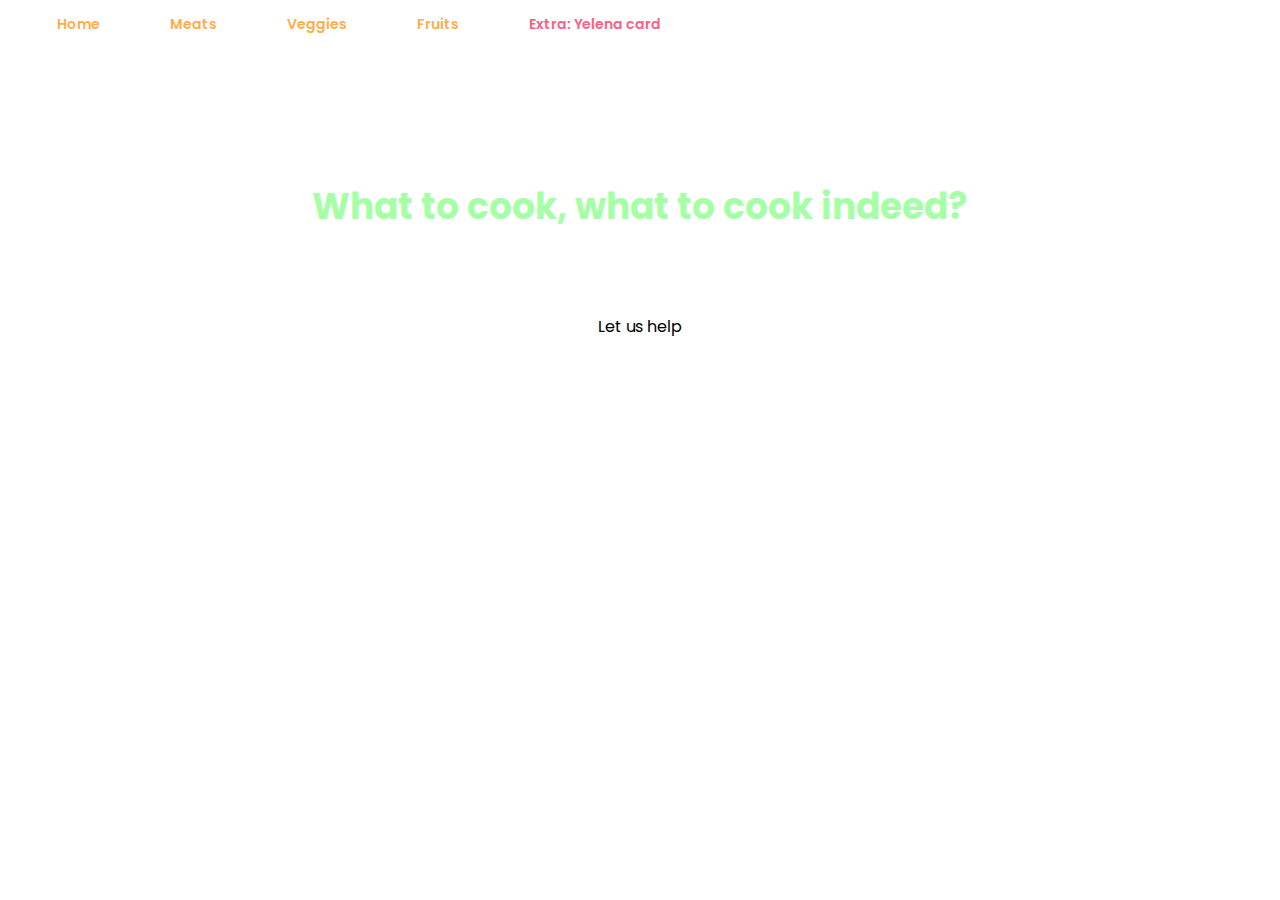
<file: index.html>
<!DOCTYPE html>
<html lang="en">
<head>
    <meta charset="UTF-8">
    <meta http-equiv="X-UA-Compatible" content="IE=edge">
    <meta name="viewport" content="width=device-width, initial-scale=1.0">
    <title>What to cook</title>
    <link rel="stylesheet" href="style/index-style.css">
    <link rel="preconnect" href="https://fonts.googleapis.com">
    <link rel="preconnect" href="https://fonts.gstatic.com" crossorigin>
    <link href="https://fonts.googleapis.com/css2?family=Poppins:ital,wght@0,100;0,200;0,300;0,400;0,500;0,600;0,700;0,800;0,900;1,100;1,200;1,300;1,400;1,500;1,600;1,700;1,800;1,900&family=Quicksand:wght@300;500;700&display=swap" rel="stylesheet">
    <link rel="shortcut icon" href="./images/icon.png" type="img">
</head>
<body>
    <header>
        <nav>
            <ul class="main-nav">
                <li class="main-nav__item"> <a href="./index.html">Home</a></li>
                <li class="main-nav__item"> <a href="./meats.html">Meats</a></li>
                <li class="main-nav__item"> <a href="./veggies.html">Veggies</a></li>
                <li class="main-nav__item"> <a href="./fruits.html">Fruits</a></li>
                <li class="main-nav__item" id="nav-yelena"> <a href="./yelena-card.html">Extra: Yelena card</a></li>
                
            </ul>
        </nav>
    </header>
    <main>
        <section class="main-section">
            <h1>What to cook, what to cook indeed?</h1>
            <p>Let us help </p>
        </section>
    </main>
</body>
</html>
</file>
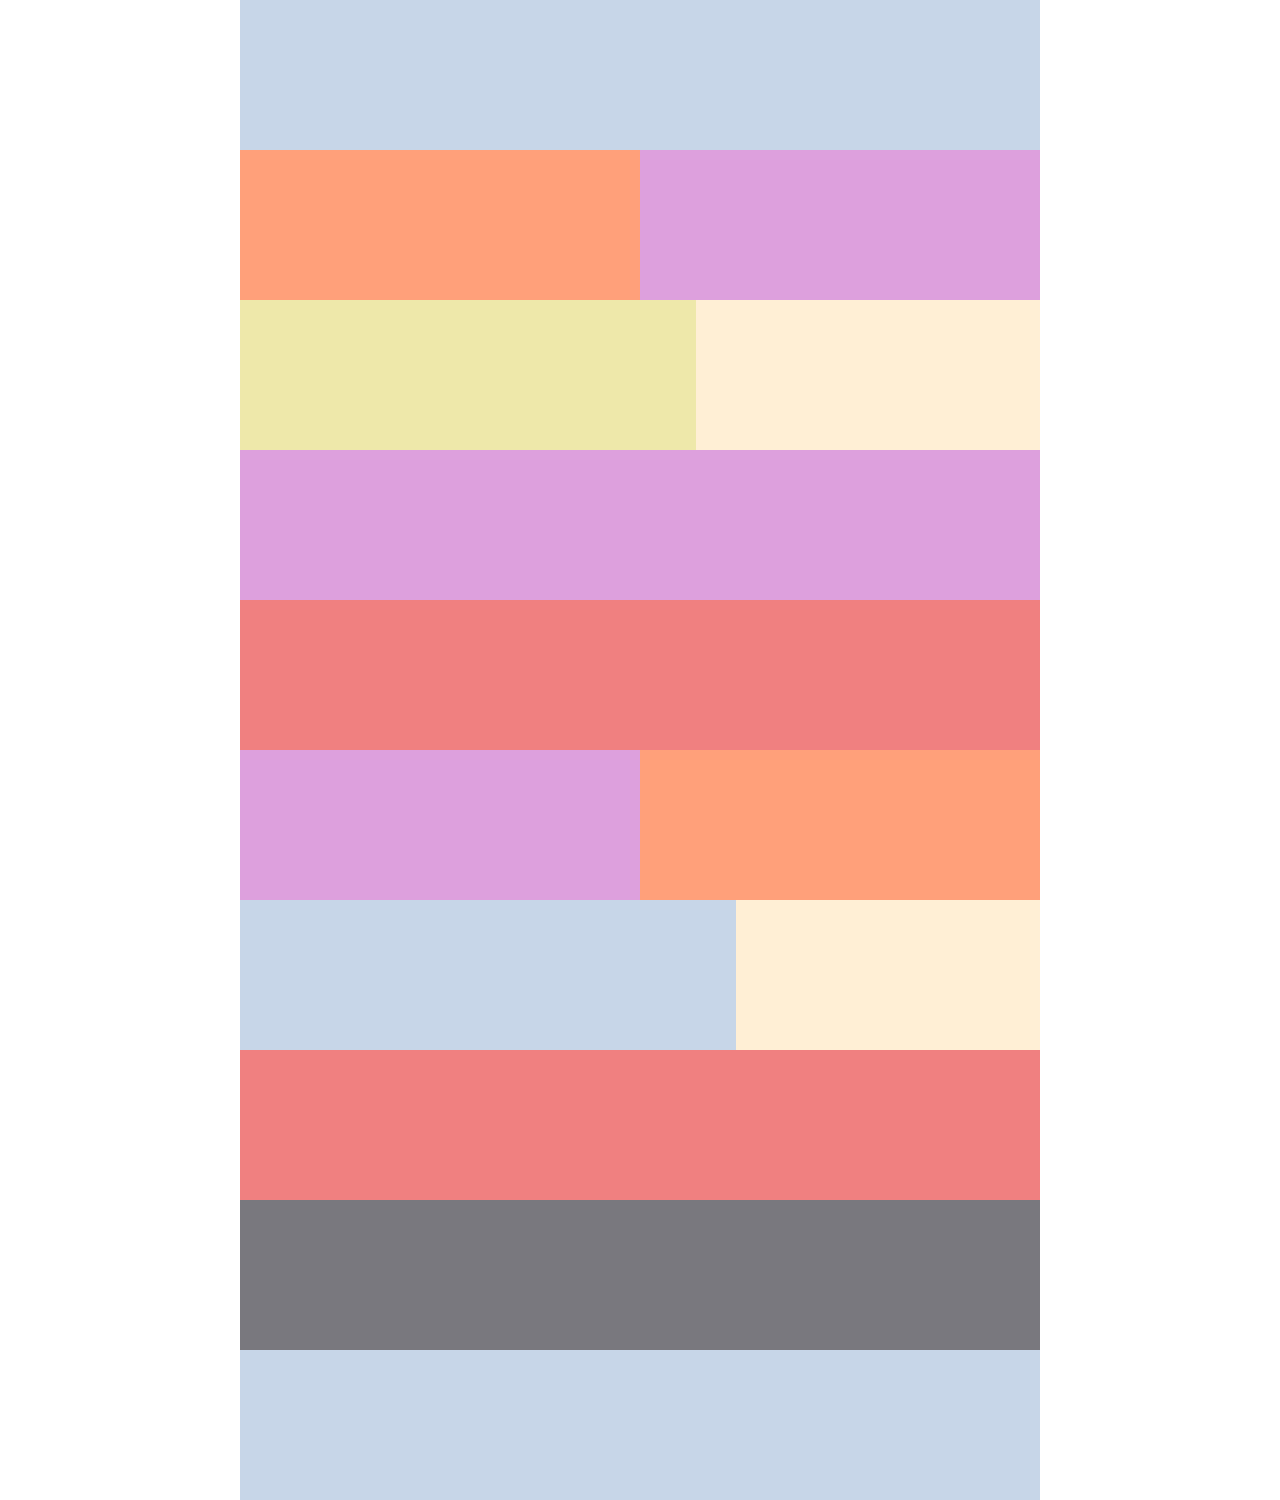
<file: codigo-base/index.html>
<!DOCTYPE html>
<html lang="en">
<head>
    <meta charset="UTF-8">
    <meta http-equiv="X-UA-Compatible" content="IE=edge">
    <meta name="viewport" content="width=device-width, initial-scale=1.0">
    <title>Document</title>
    <link rel="stylesheet" href="style/style.css">
    <link rel="stylesheet" href="./style/tablet-vertical.css" media="screen and (min-width:600px)">
    <link rel="preconnect" href="https://fonts.googleapis.com">
    <link rel="preconnect" href="https://fonts.gstatic.com" crossorigin>
    <link href="https://fonts.googleapis.com/css2?family=Poppins:ital,wght@0,100;0,200;0,300;0,400;0,500;0,600;0,700;0,800;0,900;1,100;1,200;1,300;1,400;1,500;1,600;1,700;1,800;1,900&family=Quicksand:wght@300;500;700&display=swap" rel="stylesheet">
</head>
<body>
    <main class="container">
        <div class="c1"></div>
        <div class="c2"></div>
        <div class="c3"></div>
        <div class="c4"></div>
        <div class="c5"></div>
        <div class="c3"></div>
        <div class="c7"></div>
        <div class="c3"></div>
        <div class="c2"></div>
        <div class="c1"></div>
        <div class="c5"></div>
        <div class="c7"></div>
        <div class="c6"></div>
        <div class="c1"></div>
    </main>
</body>
</html>
</file>
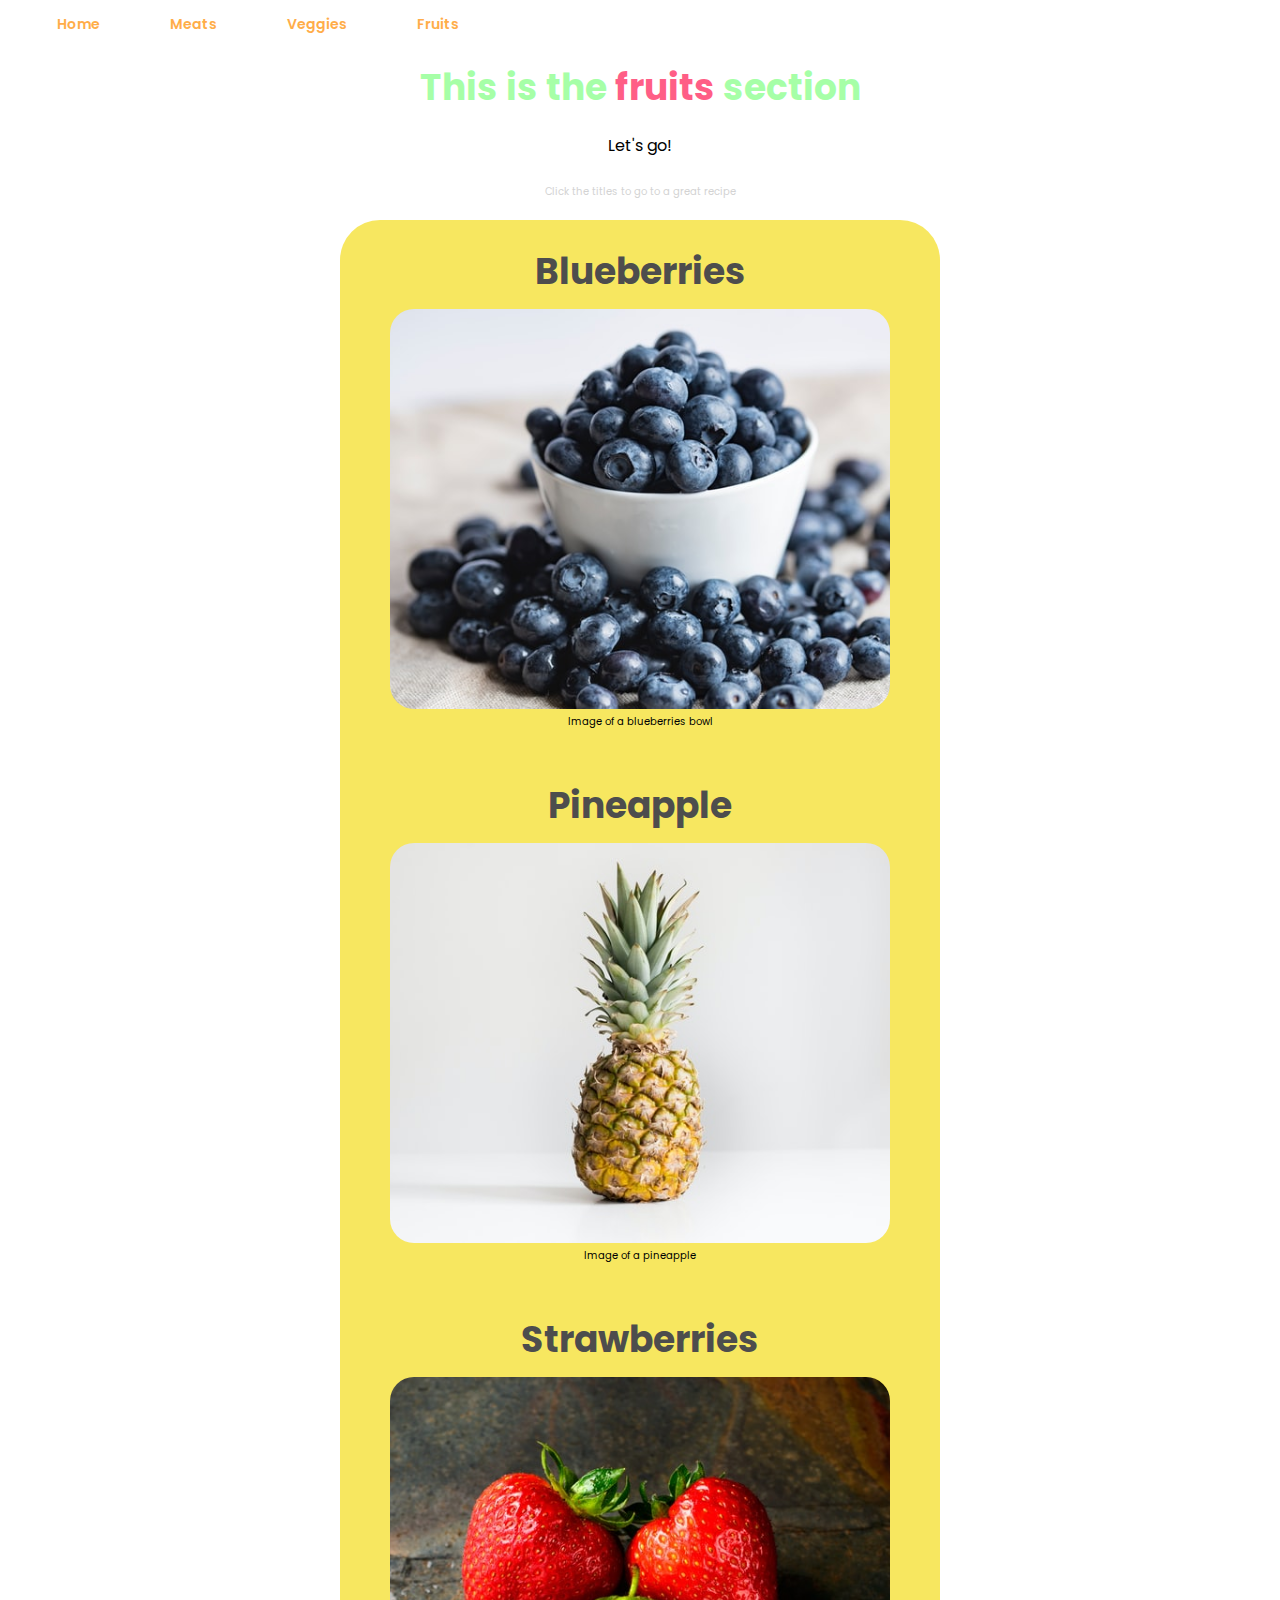
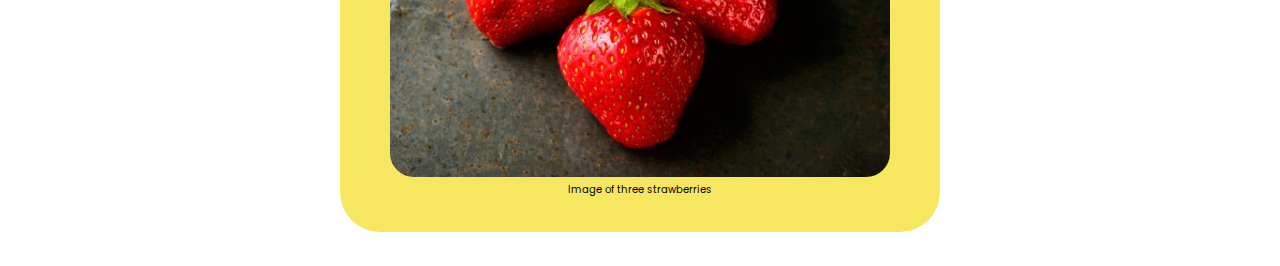
<file: fruits.html>
<!DOCTYPE html>
<html lang="en">
<head>
    <meta charset="UTF-8">
    <meta http-equiv="X-UA-Compatible" content="IE=edge">
    <meta name="viewport" content="width=device-width, initial-scale=1.0">
    <title>Fruits</title>
    <link rel="stylesheet" href="style/meats.css">
    <link rel="preconnect" href="https://fonts.googleapis.com">
    <link rel="preconnect" href="https://fonts.gstatic.com" crossorigin>
    <link href="https://fonts.googleapis.com/css2?family=Poppins:ital,wght@0,100;0,200;0,300;0,400;0,500;0,600;0,700;0,800;0,900;1,100;1,200;1,300;1,400;1,500;1,600;1,700;1,800;1,900&family=Quicksand:wght@300;500;700&display=swap" rel="stylesheet">
    <link rel="shortcut icon" href="./images/icon.png" type="img">
</head>
<body>
    <header>
        <nav>
            <ul class="main-nav">
                <li class="main-nav__item"> <a href="./index.html">Home</a></li>
                <li class="main-nav__item"> <a href="./meats.html">Meats</a></li>
                <li class="main-nav__item"> <a href="./veggies.html">Veggies</a></li>
                <li class="main-nav__item"> <a href="./fruits.html">Fruits</a></li>
                
            </ul>
        </nav>
    </header>
    <main>
        <section class="title-section">
            <div class="title-section__main-item">
                <h1>This is the </h1><h1 id="h1-strong">fruits </h1><h1>section</h1>
            </div>
            <p>Let's go! </p>
            <p class="instruction">Click the titles to go to a great recipe</p>
        </section>
            
        <!-- Empiza la sección de recetas -->

        <section class="recipes-main-container">
            <ul class="recipes">
                <li>
                    <a href="https://tasty.co/recipe/blueberry-croissant-breakfast-bake" class="recipes__title" target="_blank">Blueberries</a>
                    <figure>
                        <img src="./pics/blueberries.jpg" alt="iImage of a blueberries bowl" >
                        <figcaption>Image of a blueberries bowl</figcaption>
                    </figure>
                </li>
                <li>
                    <a href="https://tasty.co/recipe/jerk-chicken-and-pineapple-skewers" class="recipes__title" target="_blank">Pineapple</a>
                    <figure>
                        <img src="./pics/piña.jpg" alt="Image of a pineapple">
                        <figcaption>Image of a pineapple</figcaption>
                    </figure>
                </li>
                <li>
                    <a href="https://tasty.co/recipe/strawberry-cheesecake-french-toast" class="recipes__title" target="_blank">Strawberries</a>
                    <figure>
                        <img src="./pics/fresa.jpg" alt="Image of three strawberries">
                        <figcaption>Image of three strawberries</figcaption>
                    </figure>
                </li>
            </ul>
        </section>
    </main>
</body>
</html>
</file>
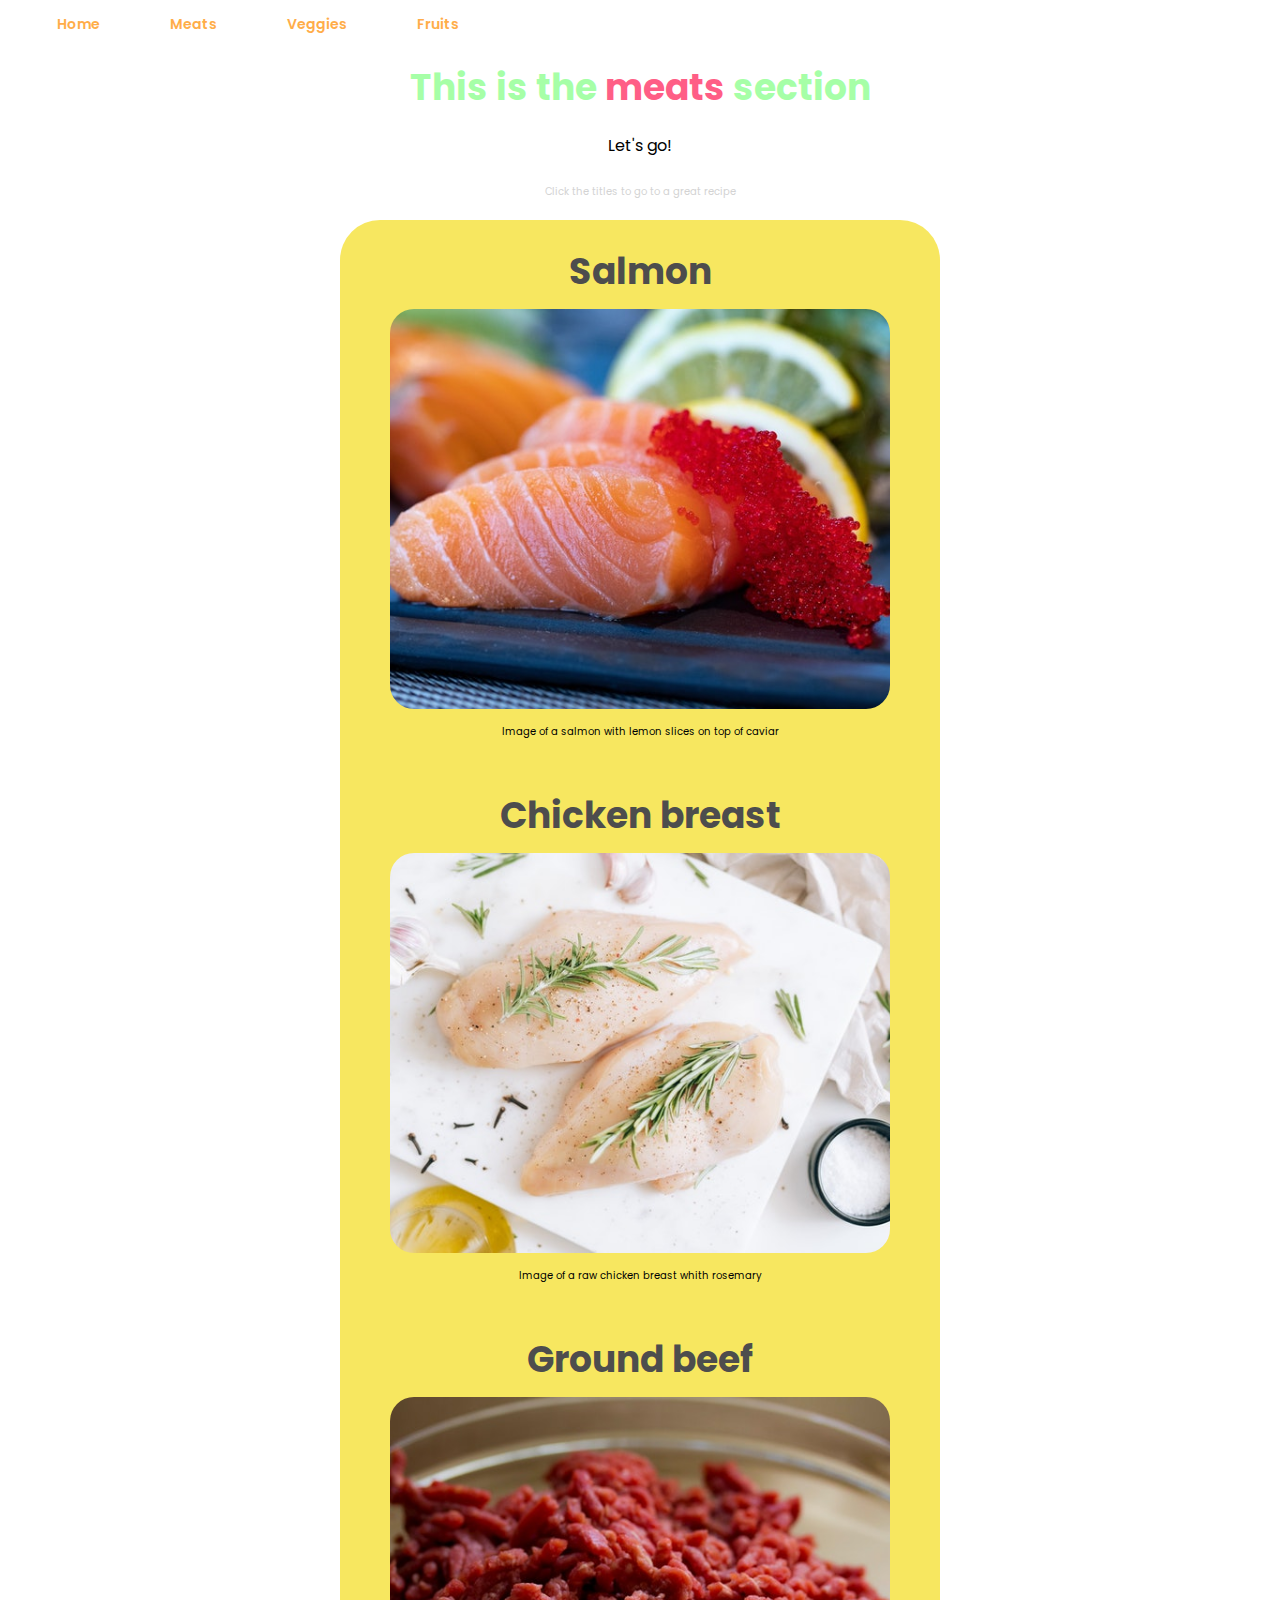
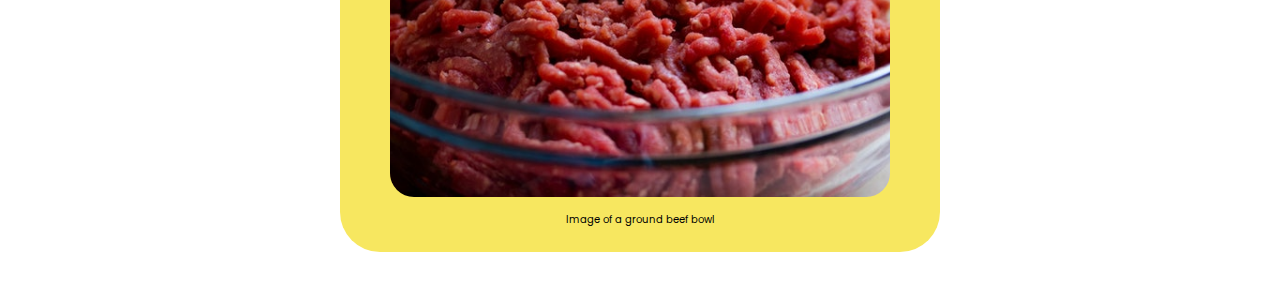
<file: meats.html>
<!DOCTYPE html>
<html lang="en">
<head>
    <meta charset="UTF-8">
    <meta http-equiv="X-UA-Compatible" content="IE=edge">
    <meta name="viewport" content="width=device-width, initial-scale=1.0">
    <title>Meats</title>
    <link rel="stylesheet" href="style/meats.css">
    <link rel="preconnect" href="https://fonts.googleapis.com">
    <link rel="preconnect" href="https://fonts.gstatic.com" crossorigin>
    <link href="https://fonts.googleapis.com/css2?family=Poppins:ital,wght@0,100;0,200;0,300;0,400;0,500;0,600;0,700;0,800;0,900;1,100;1,200;1,300;1,400;1,500;1,600;1,700;1,800;1,900&family=Quicksand:wght@300;500;700&display=swap" rel="stylesheet">
    <link rel="shortcut icon" href="./images/icon.png" type="img">
</head>
<body>
    <header>
        <nav>
            <ul class="main-nav">
                <li class="main-nav__item"> <a href="./index.html">Home</a></li>
                <li class="main-nav__item"> <a href="./meats.html">Meats</a></li>
                <li class="main-nav__item"> <a href="./veggies.html">Veggies</a></li>
                <li class="main-nav__item"> <a href="./fruits.html">Fruits</a></li>
                
            </ul>
        </nav>
    </header>
    <main>
        <section class="title-section">
            <div class="title-section__main-item">
                <h1>This is the </h1><h1 id="h1-strong">meats </h1><h1>section</h1>
            </div>
            <p>Let's go! </p>
            <p class="instruction">Click the titles to go to a great recipe</p>
        </section>
            
        <!-- Empiza la sección de recetas -->

        <section class="recipes-main-container">
            <ul class="recipes">
                <li>
                    <a href="https://tasty.co/recipe/puff-pastry-salmon-salmon-wellington" class="recipes__title" target="_blank"> Salmon</a> 
                    <figure>
                        <img src="./pics/salmon.jpg" alt="Image of a salmon with lemon slices on top of caviar">
                    </figure>
                    <figcaption>Image of a salmon with lemon slices on top of caviar</figcaption>
                </li>
                <li>
                    <a href="https://tasty.co/recipe/hasselback-chicken" class="recipes__title" target="_blank"> Chicken breast</a>
                    <figure>
                        <img src="./pics/pollo.jpg" alt="mage of a raw chicken breast whith rosemary">
                    </figure>
                    <figcaption>Image of a raw chicken breast whith rosemary</figcaption>
                </li>
                <li>
                    <a href="https://tasty.co/recipe/classic-lasagna" class="recipes__title" target="_blank"> Ground beef</a>
                    <figure>
                        <img src="./pics/res.jpg" alt="Image of a ground beef bowl">
                    </figure>
                    <figcaption>Image of a ground beef bowl</figcaption>
                </li>
            </ul>
        </section>
    </main>
</body>
</html>
</file>
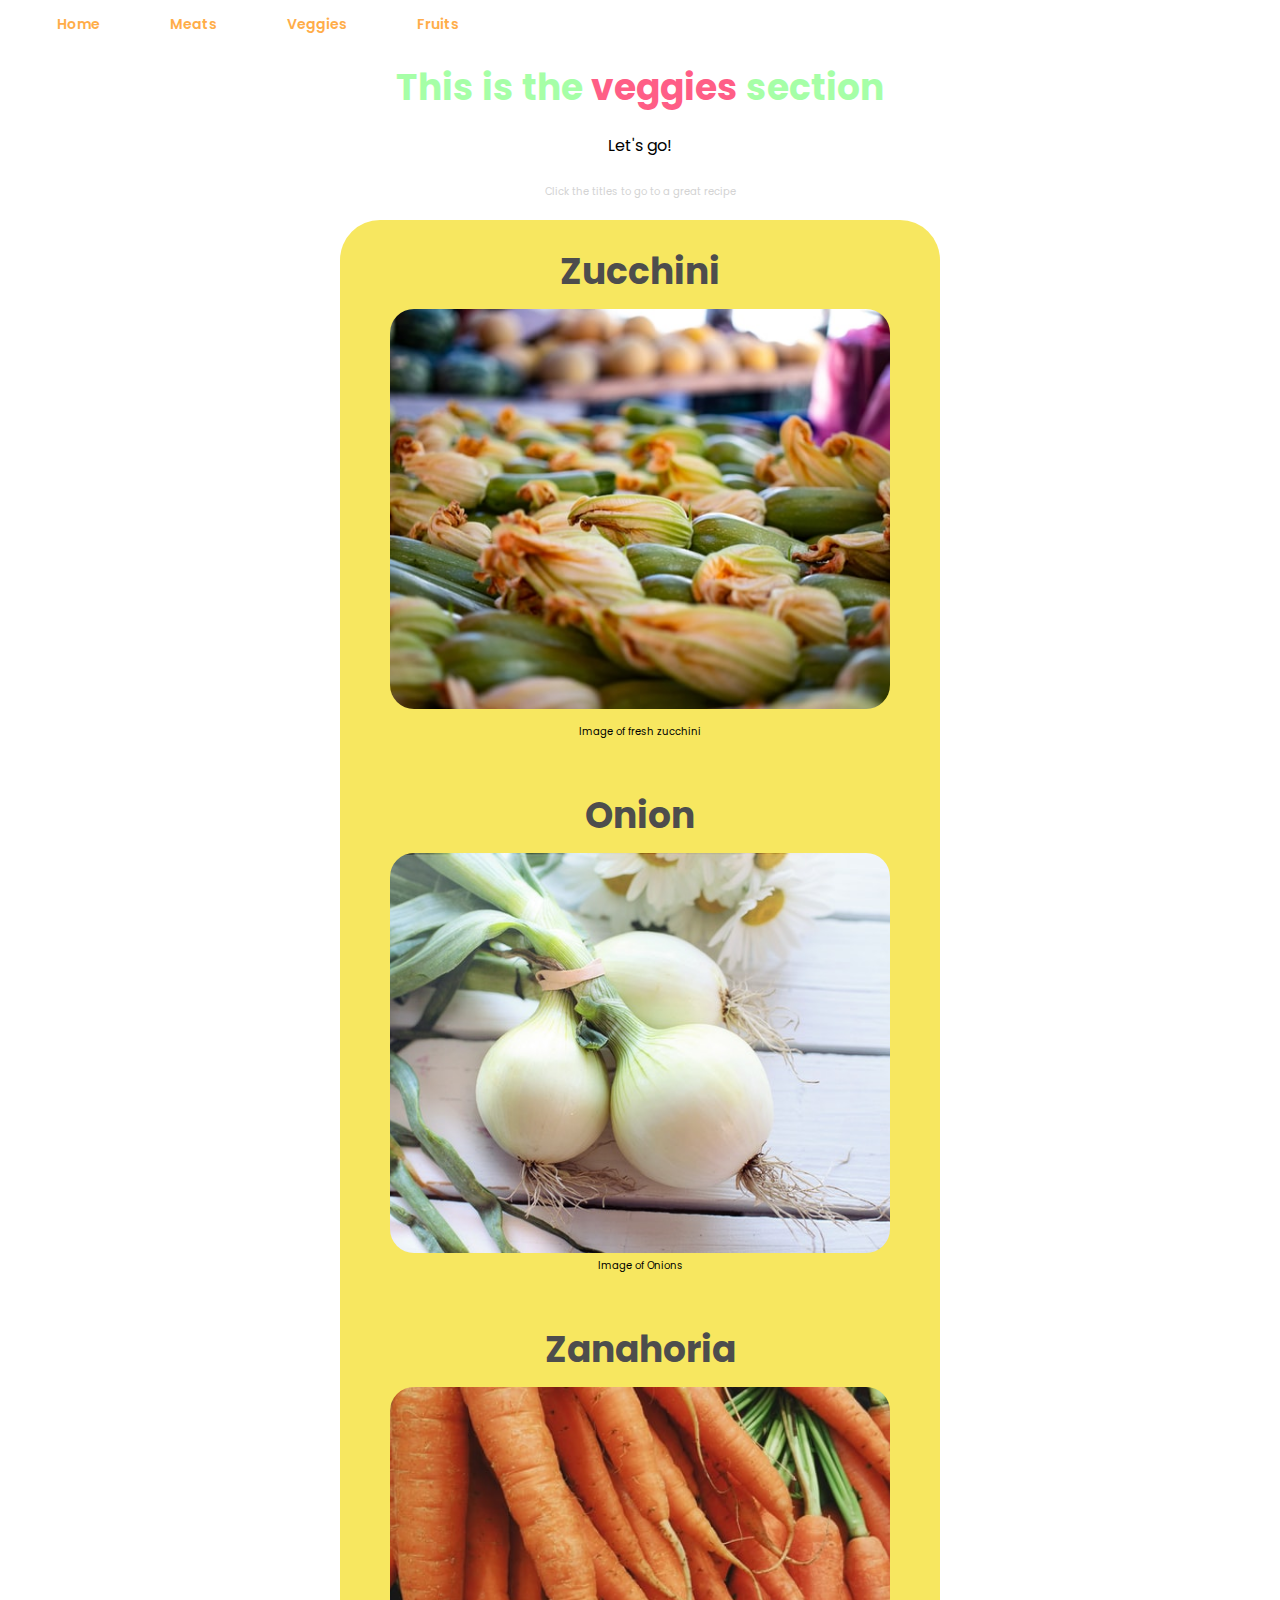
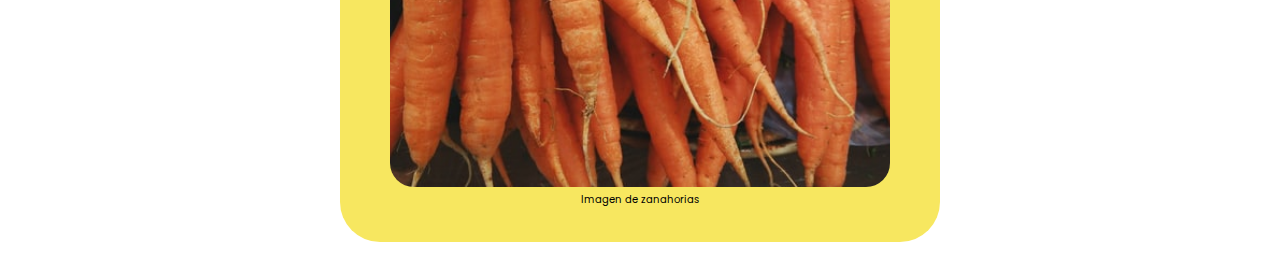
<file: veggies.html>
<!DOCTYPE html>
<html lang="en">
<head>
    <meta charset="UTF-8">
    <meta http-equiv="X-UA-Compatible" content="IE=edge">
    <meta name="viewport" content="width=device-width, initial-scale=1.0">
    <title>Veggies</title>
    <link rel="stylesheet" href="style/meats.css">
    <link rel="preconnect" href="https://fonts.googleapis.com">
    <link rel="preconnect" href="https://fonts.gstatic.com" crossorigin>
    <link href="https://fonts.googleapis.com/css2?family=Poppins:ital,wght@0,100;0,200;0,300;0,400;0,500;0,600;0,700;0,800;0,900;1,100;1,200;1,300;1,400;1,500;1,600;1,700;1,800;1,900&family=Quicksand:wght@300;500;700&display=swap" rel="stylesheet">
    <link rel="shortcut icon" href="./images/icon.png" type="img">
</head>
<body>
    <header>
        <nav>
            <ul class="main-nav">
                <li class="main-nav__item"> <a href="./index.html">Home</a></li>
                <li class="main-nav__item"> <a href="./meats.html">Meats</a></li>
                <li class="main-nav__item"> <a href="./veggies.html">Veggies</a></li>
                <li class="main-nav__item"> <a href="./fruits.html">Fruits</a></li>
                
            </ul>
        </nav>
    </header>
    <main>
        <section class="title-section">
            <div class="title-section__main-item">
                <h1>This is the </h1><h1 id="h1-strong">veggies </h1><h1>section</h1>
            </div>
            <p>Let's go! </p>
            <p class="instruction">Click the titles to go to a great recipe</p>
        </section>
            
        <!-- Empiza la sección de recetas -->

        <section class="recipes-main-container">
            <ul class="recipes">
                <li>
                    <a href="https://tasty.co/recipe/zucchini-ravioli" class="recipes__title" target="_blank">Zucchini</a>
                    <figure>
                        <img src="./pics/calabaza.jpg" alt="Image of fresh zucchini">
                    </figure>
                    <figcaption>Image of fresh zucchini</figcaption>
                </li>
                <li>
                    <a href="https://tasty.co/recipe/mozzarella-stick-onion-rings" class="recipes__title" target="_blank">Onion</a>
                    <figure>
                        <img src="./pics/cebolla.jpg" alt="">
                        <figcaption>Image of Onions</figcaption>
                    </figure>
                </li>
                <li>
                    <a href="https://tasty.co/recipe/carrot-cake" class="recipes__title" target="_blank">Zanahoria</a>
                    <figure>
                        <img src="./pics/zanahoria.jpg" alt="Imagen de zanahorias">
                        <figcaption>Imagen de zanahorias</figcaption>
                    </figure>
            </ul>
        </section>
    </main>
</body>
</html>
</file>
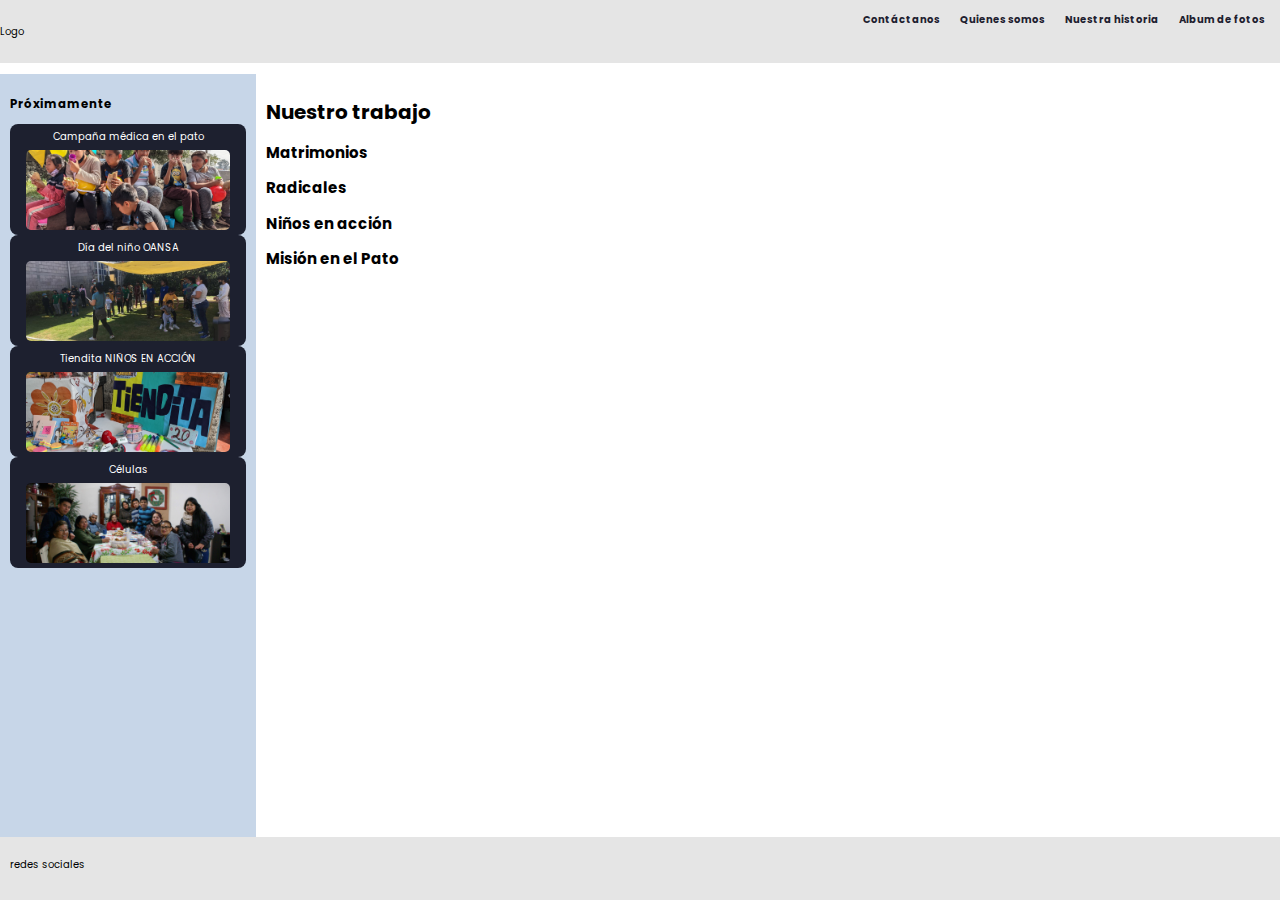
<file: proyecto2/home.html>
<!DOCTYPE html>
<html lang="en">
<head>
    <meta charset="UTF-8">
    <meta http-equiv="X-UA-Compatible" content="IE=edge">
    <meta name="viewport" content="width=device-width, initial-scale=1.0">
    <!-- Fuentes -->
    <link rel="preconnect" href="https://fonts.googleapis.com">
    <link rel="preconnect" href="https://fonts.gstatic.com" crossorigin>
    <link href="https://fonts.googleapis.com/css2?family=Poppins:ital,wght@0,100;0,200;0,300;0,400;0,500;0,600;0,700;0,800;0,900;1,100;1,200;1,300;1,400;1,500;1,600;1,700;1,800;1,900&family=Quicksand:wght@300;500;700&display=swap" rel="stylesheet">
    <link rel="shortcut icon" href="./images/icon.png" type="img">
    
    <title>Home</title>
    <link rel="stylesheet" href="style/home.css">
</head>
<body>
    <header>
        <nav class="nav-bar">
            <div class="navbar-left">
                Logo
            </div >
            <div class="navbar-rigth">
                <ul>
                    <li class="menu-item"><a href=""></a>Contáctanos</li>
                    <li class="menu-item"><a href=""></a>Quienes somos</li>
                    <li class="menu-item"><a href=""></a>Nuestra historia</li>
                    <li class="menu-item"><a href=""></a>Album de fotos</li>
                </ul>
            </div>
        </nav>
    </header>
    
    <main>
        <aside>
            <h3>Próximamente</h3>
                <section class="anuncios">
                    
                    <div class="anuncios__item">
                        <h4>Campaña médica en el pato</h4>
                        <a href="">
                            <img src="./images/pato.jpg" alt="">
                        </a>
                    </div>
                    <div class="anuncios__item">
                        <h4>Día del niño OANSA</h4>
                        <a href="">
                            <img src="./images/oansa.jpeg" alt="">
                        </a>
                    </div>
                    <div class="anuncios__item">
                        <h4>Tiendita NIÑOS EN ACCIÓN</h4>
                        <a href="">
                            <img src="./images/tiendita.jpg" alt="">
                        </a>
                    </div>
                    <div class="anuncios__item">
                        <h4>Células</h4>
                        <a href="">
                            <img src="./images/celula.jpg" alt="">
                        </a>
                    </div>
                </section>
        </aside>
        <section id="the-main-section">
            <h1>Nuestro trabajo</h1>
            <div class="main-container">
                <section>
                    <h2>Matrimonios</h2>
                </section>
                <section>
                    <h2>Radicales</h2>
                </section>
                <section>
                    <h2>Niños en acción</h2>
                </section>
                <section>
                    <h2>Misión en el Pato</h2>
                </section>
            </div>
        </section>
    </main>

    <footer>
        <p>redes sociales</p>
    </footer>
</body>
</html>
</file>
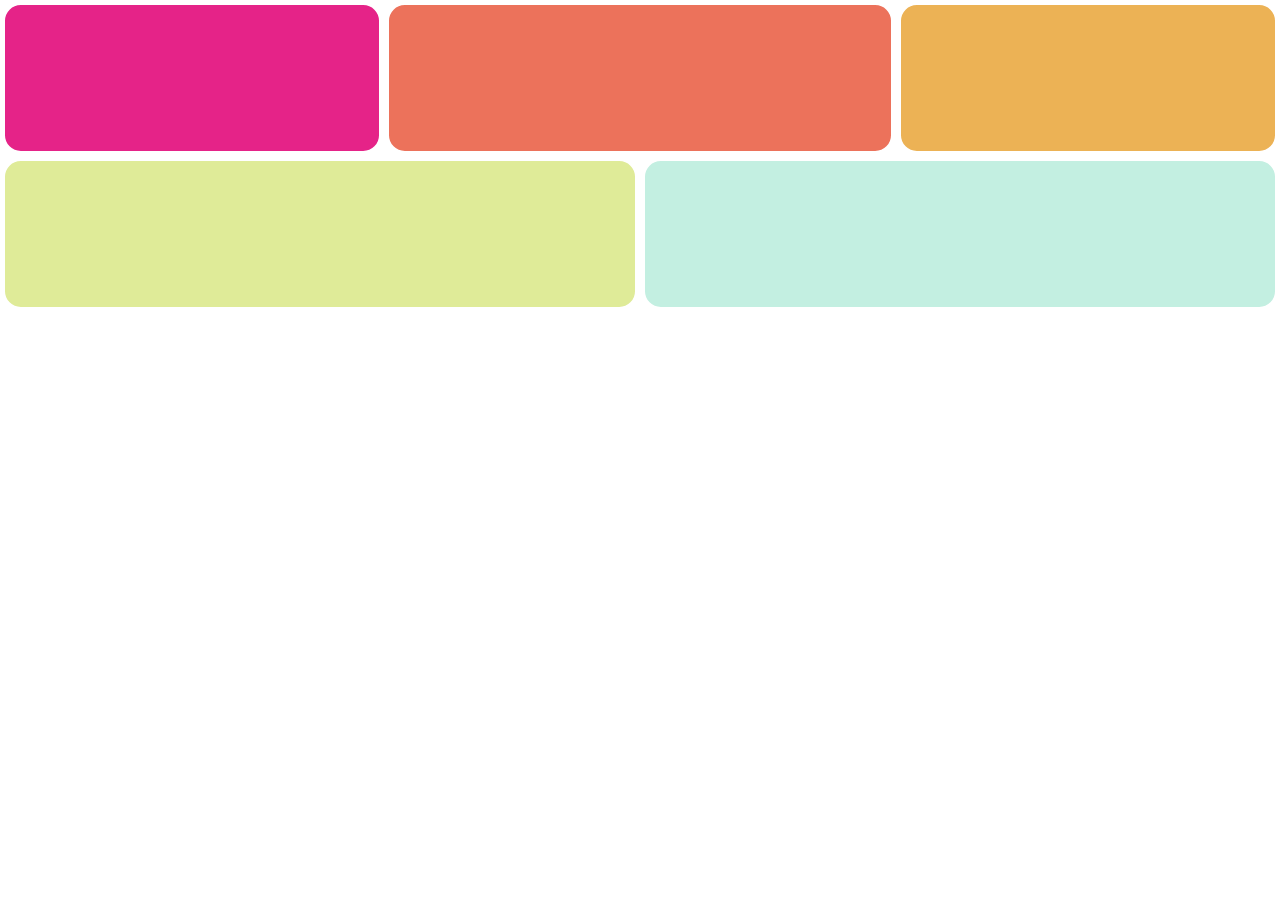
<file: codigo-base/column-drop/column-drop.html>
<!DOCTYPE html>
<html lang="en">
<head>
    <meta charset="UTF-8">
    <meta http-equiv="X-UA-Compatible" content="IE=edge">
    <meta name="viewport" content="width=device-width, initial-scale=1.0">
    <title>Column Drop</title>
    <link rel="stylesheet" href="./column-drop.css">
    
    <link rel="preconnect" href="https://fonts.googleapis.com">
    <link rel="preconnect" href="https://fonts.gstatic.com" crossorigin>
    <link href="https://fonts.googleapis.com/css2?family=Poppins:ital,wght@0,100;0,200;0,300;0,400;0,500;0,600;0,700;0,800;0,900;1,100;1,200;1,300;1,400;1,500;1,600;1,700;1,800;1,900&family=Quicksand:wght@300;500;700&display=swap" rel="stylesheet">
</head>
<body>
    <main class="container">
        <div class="c1"></div>
        <div class="c2"></div>
        <div class="c3"></div>
        <div class="c4"></div>
        <div class="c5"></div>
    </main>

</body>
</html>
</file>
<file: style/index-style.css>
html {
     font-size: 62.5%; /*hace que rem=10px */
}
:root {
    --weird-magenta: #ff59f3;
    --darkpink: #ff5e86;
    --cute-orange: #ffad49;
    --yellow-lemon: #f7e760;
    --cool-green: #a6ffa7;
    --sm: 1.4rem;
    --md: 1.6rem;
    --lg: 1.8rem;
    --xl: 3.6rem;
    }
* {
    box-sizing: border-box;
    
}

body {
    font-family: 'Poppins', sans-serif;
    margin: 0;
}
nav {
    justify-content: center;
}
.main-nav {
    padding: 0;
    list-style: none;
    font-size: var(--sm);
    
}
.logo {
    width: 100px;
    
}
.main-nav__item {
    font-weight: 600;
    display: inline-block;
    
}
.main-nav__item a {
    text-decoration: none;
    color: var(--cute-orange);
    border: 1px solid white;
    padding: 8px;
    border-radius: 12px;
    margin-left: 48px;
}
#nav-yelena a{
    color: var(--darkpink);
}
.main-nav__item a:hover {
    color: var(--darkpink);
    border-color: var(--darkpink);
}
#nav-yelena a:hover {
    color: var(--cool-green);
    border-color: var(--cool-green);
}
.main-nav__item a:active {
    background-color: var(--darkpink);
    color: white;
}

main {
    padding: 0;
    margin: 0;
    
}

.main-section {
    margin-top: 120px;
    width: 100%;
    height: 200px;
    display: grid;
    grid-template-rows: 1fr auto;
    justify-items: center;
    align-self: center;
}

.main-section h1 {
    color: var(--cool-green);
    font-size: var(--xl);
    
}
p {
    font-size: var(--md);
}
</file>
<file: codigo-base/style/style.css>
* {
    box-sizing: border-box;
    margin: 0;
    padding: 0;
}
:root {
    --barely-blue: #c7d6e8;
    --faint-gray: #f3f3f3;
    --almost-black: #1d202f;
    --my-dark-gray: #79787e;
    --my-light-gray: #e5e5e5;
    --sm: 1.4rem;
    --md: 1.6rem;
    --lg: 1.8rem;
    --xl: 3.6rem;
    --xs: 1rem;
   }

html {
    font-size: 2.5%;
}

body{
    font-family: 'Poppins', sans-serif;
}

.container {
    display: flex;
    flex-wrap: wrap;
    
}

.c1, .c2, .c3, .c4, .c5, .c6, .c7 {
    width: 100%;
    min-width: 150px;
    height: 150px;
    flex-grow: 1;
}

.c1 {
    background-color: var(--barely-blue);
}

.c2 {
    background-color: lightsalmon;
}

.c3 {
    background-color: plum;
}

.c4 {
    background-color: palegoldenrod;
}

.c5 {
    background-color: papayawhip;
}

.c6 {
    background-color: var(--my-dark-gray);
}

.c7 {
    background-color: lightcoral;
}



@media (min-width: 800px) {
    .container {
        width: 800px;
        margin-left: auto;
        margin-right: auto;
    }
    .c1  {
        width: 60%;
    }
    .c2 .c6{
        width: 40%;
    }
    .c3, .c4 {
        width: 33%;
    }
    .c5{
        width: 36%;
    }
}
</file>
<file: codigo-base/style/tablet-vertical.css>
.c2, .c3, .c4 {
    width: 50%;
}
</file>
<file: style/meats.css>
html {
    font-size: 62.5%; /*hace que rem=10px */
}
:root {
   --weird-magenta: #ff59f3;
   --darkpink: #ff5e86;
   --cute-orange: #ffad49;
   --yellow-lemon: #f7e760;
   --cool-green: #a6ffa7;
   --almost-black:rgb(77, 77, 77);
   --sm: 1.4rem;
   --md: 1.6rem;
   --lg: 1.8rem;
   --xl: 3.6rem;
   --xs: 1rem;
   }
* {
   box-sizing: border-box;
   
}

body {
   font-family: 'Poppins', sans-serif;
   margin: 0;
}
header {
   position: fixed; 
   top: 0;
   background-color: white;
   width: 100%;
}
nav {
   justify-content: center;
  
}
.main-nav {
   padding: 0;
   list-style: none;
   font-size: var(--sm);
   
}
.main-nav__item {
   font-weight: 600;
   display: inline-block;
   
}
.main-nav__item a {
   text-decoration: none;
   color: var(--cute-orange);
   border: 1px solid white;
   padding: 8px;
   border-radius: 12px;
   margin-left: 48px;
}
.main-nav__item a:hover {
   color: var(--darkpink);
   border-color: var(--darkpink);
}
.main-nav__item a:active{
   background-color: var(--darkpink);
   color: white;
}

main {
   padding: 0;
   margin: 0;
   
}

.title-section {
   margin-top: 60px;
   width: 100%;
   height: 150px;
   display: grid;
   grid-template-rows: 1fr auto;
   justify-items: center;
   align-self: center;
}
.title-section__main-item {
   display: inline;
}
.title-section h1 {
   color: var(--cool-green);
   font-size: var(--xl);
   display: inline;
}
#h1-strong{
   color: var(--darkpink);
}
p {
   font-size: var(--md);
}
.instruction {
   font-size: var(--xs);
   color: lightgray;
}

/* Empieza el listado de recetas */

.recipes-main-container {
   width: 100%;
   display: grid;
   grid-template-rows: 1fr auto;
   justify-items: center;
   align-self: center;
   gap: 24px;
}
.recipes-main-container ul {
   padding: 12px;
   width: 600px;
   justify-items: center;
   align-self: center;
   padding: 24px;
   background-color: var(--yellow-lemon);
   border-radius: 40px;
}
.recipes-main-container ul li {
   list-style: none;
   justify-items: center;
   text-align: center;
   margin-top: 48px;
}
.recipes-main-container ul li:first-child {
   margin-top: 0;
}
.recipes__title {
   text-decoration: none;
   font-size: var(--xl);
   font-weight: bold; 
   color: var(--almost-black);
   text-align: center;
   
}

.recipes figure img {
   width: 500px;
   height: 400px;
   padding: 0;
   border-radius: 24px;
   
   object-fit: cover;
}
figcaption {
   margin: 0;
}
</file>
<file: proyecto2/style/home.css>
html {
    font-size: 62.5%; /*hace que rem=10px */
}
:root {
    --barely-blue: #c7d6e8;
    --faint-gray: #f3f3f3;
    --almost-black: #1d202f;
    --my-dark-gray: #79787e;
    --my-light-gray: #e5e5e5;
    --sm: 1.4rem;
    --md: 1.6rem;
    --lg: 1.8rem;
    --xl: 3.6rem;
    --xs: 1rem;
   }

* {
   box-sizing: border-box;
} 

body{
    font-family: 'Poppins', sans-serif;
    margin: 0;
    padding: 0;
    display: block;
}

header {
    width: 100%;
    height: 7vh;
    background-color: var(--my-light-gray);
    position: relative;
    top: 0;
    align-items: center;
}

nav {
    display: flex;
    justify-content: space-between;
}
.navbar-left {
    padding-right: 1.2rem;
    margin: 0;
    display: flex;
    align-items: center;
    height: 7vh;
    gap:2rem;
}
.navbar-rigth ul {
    list-style: none;
    padding: 0 1.5rem;
    margin: 0;
    display: flex;
    align-items: center;
    height: 4rem;
    gap:2rem;

}

.menu-item {
    font-weight: bold;
    color: var(--almost-black);
}

/* EMPIEZA MAIN */

main {
    max-height: 86vh;
    display: inline-block;
    position: relative;
    margin: 0;
}

aside {
    min-height: 86vh;
    width: 20vw;
    position: absolute;
    margin: 0;
    background-color: var(--barely-blue);
    padding: 1rem;
    
}
.anuncios
{
    text-align: center;
    
    display: block;
    gap: 4px;
}
.anuncios h4{
    font-weight:400;
    padding: 5px;
    margin: 0;
}
.anuncios__item {
    background-color: var(--almost-black);
    color: white;
    border-radius: 8px;
    
}
.anuncios__item a img 
{
    width: 16vw;
    height: 8rem;
    object-fit: cover;
    border-radius: 5px;
}
main > section {
    height: 86vh;
    width: 80vw;
    position: absolute;
    left: 20vw;
    padding: 1rem;   
}
footer {
    width: 100%;
    height: 7vh;
    background-color: var(--my-light-gray);
    position: fixed;
    bottom: 0;
    align-items: center;
    padding: 1rem;
}
/* 
body {
    font-family: 'Poppins', sans-serif;
    margin: 0;
    padding: 0;
}

header {
    width: 100%;
    height: 4rem;
    background-color: var(--my-light-gray);
    position: fixed;
    top: 0;
    align-items: center;
}
nav {
    display: flex;
    justify-content: space-between;
}
.navbar-left {
    padding-right: 1.2rem;
    margin: 0;
    display: flex;
    align-items: center;
    height: 4rem;
    gap:2rem;
}
.navbar-rigth ul {
    list-style: none;
    padding: 0 1.5rem;
    margin: 0;
    display: flex;
    align-items: center;
    height: 4rem;
    gap:2rem;

}

.menu-item {
    font-weight: bold;
    color: var(--almost-black);
}
aside, main {
    display: inline-block;
    height: 100vh;
}

main {
    
}

aside {
    background-color: var(--barely-blue);

}

footer {
    width: 100%;
    height: 5rem;
    background-color: var(--my-light-gray);
    position: fixed;
    bottom: 0;
    align-items: center;
    padding: 1rem;
}
 */
</file>
<file: codigo-base/column-drop/column-drop.css>
* {
    box-sizing: border-box;
    margin: 0;
    padding: 0;
}
:root {
    --color1: #e52388;
    --color2: #ec725b;
    --color3: #ecb255;
    --color4: #dfeb98;
    --color5: #c3efe1;
    --sm: 1.4rem;
    --md: 1.6rem;
    --lg: 1.8rem;
    --xl: 3.6rem;
    --xs: 1rem;
   }

html {
    font-size: 32.5%;
}

body{
    font-family: 'Poppins', sans-serif;
}

.container {
    display: flex;
    flex-wrap: wrap;
    
}

.c1, .c2, .c3, .c4, .c5 {
    width: 100%;
    min-width: 150px;
    height: 30rem;
    flex-grow: 1;
    border-radius: 4rem;
    border: white solid 1rem;

}

.c1 {
    background-color: var(--color1);
}

.c2 {
    background-color: var(--color2);
}

.c3 {
    background-color: var(--color3);
}

.c4 {
    background-color: var(--color4);
    
}

.c5 {
    background-color: var(--color5);
}

@media (min-width:600px) {
    .c1 {
        width: 25%;
        order: 1;
    }
    .c2 {
        width: 75%;
        order: 2;
    }
    .c3 {
        width: 100%;
        order: 3;
    }
    .c4 {
        width: 70%;
        order: 4;
    }
    .c5 {
        width: 30%;
        order: 5;
    }
}

@media (min-width:800px) {
    .c1 {
        width: 30%;
        order: 1;
    }
    .c2 {
        width: 40%;
        order: 2;
    }
    .c3 {
        width: 30%;
        order: 3;
    }
    .c4 {
        width: 50%;
        order: 4;
    }
    .c5 {
        width: 50%;
        order: 5;
    }
}
</file>
